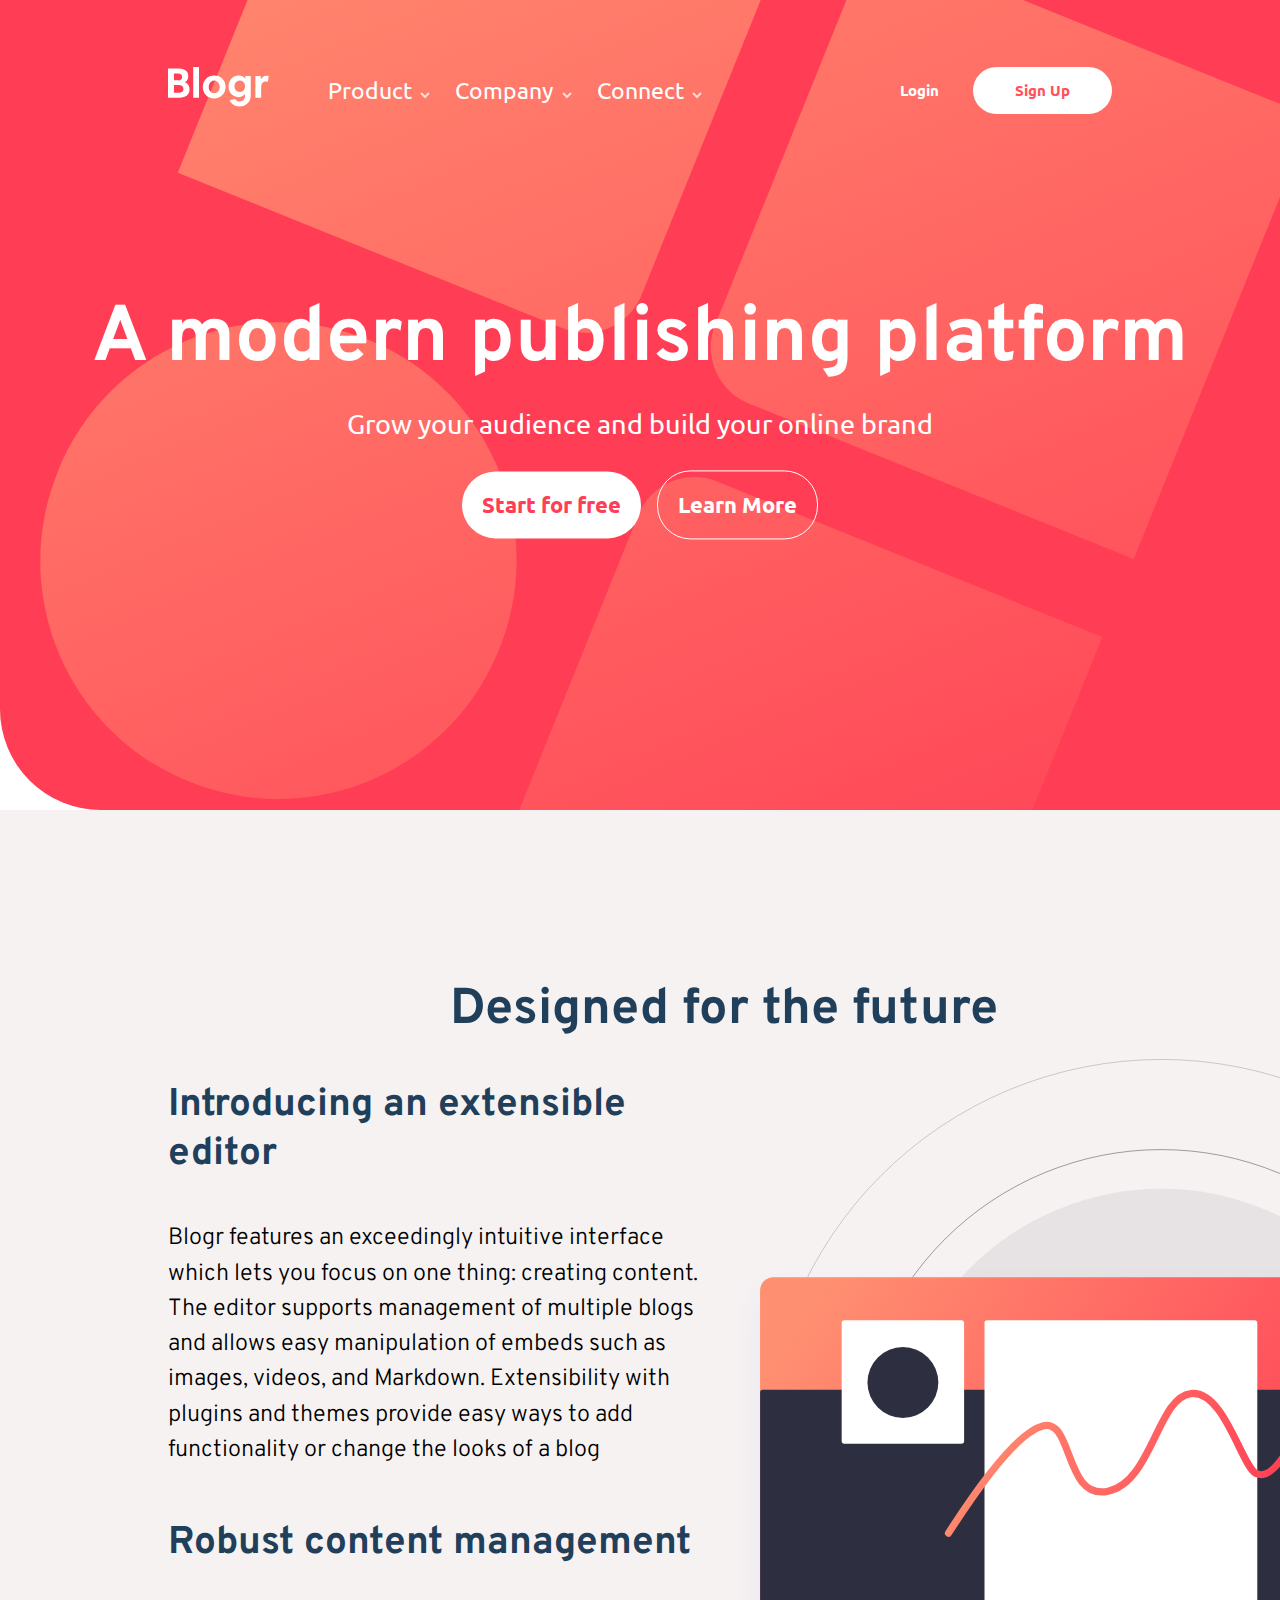
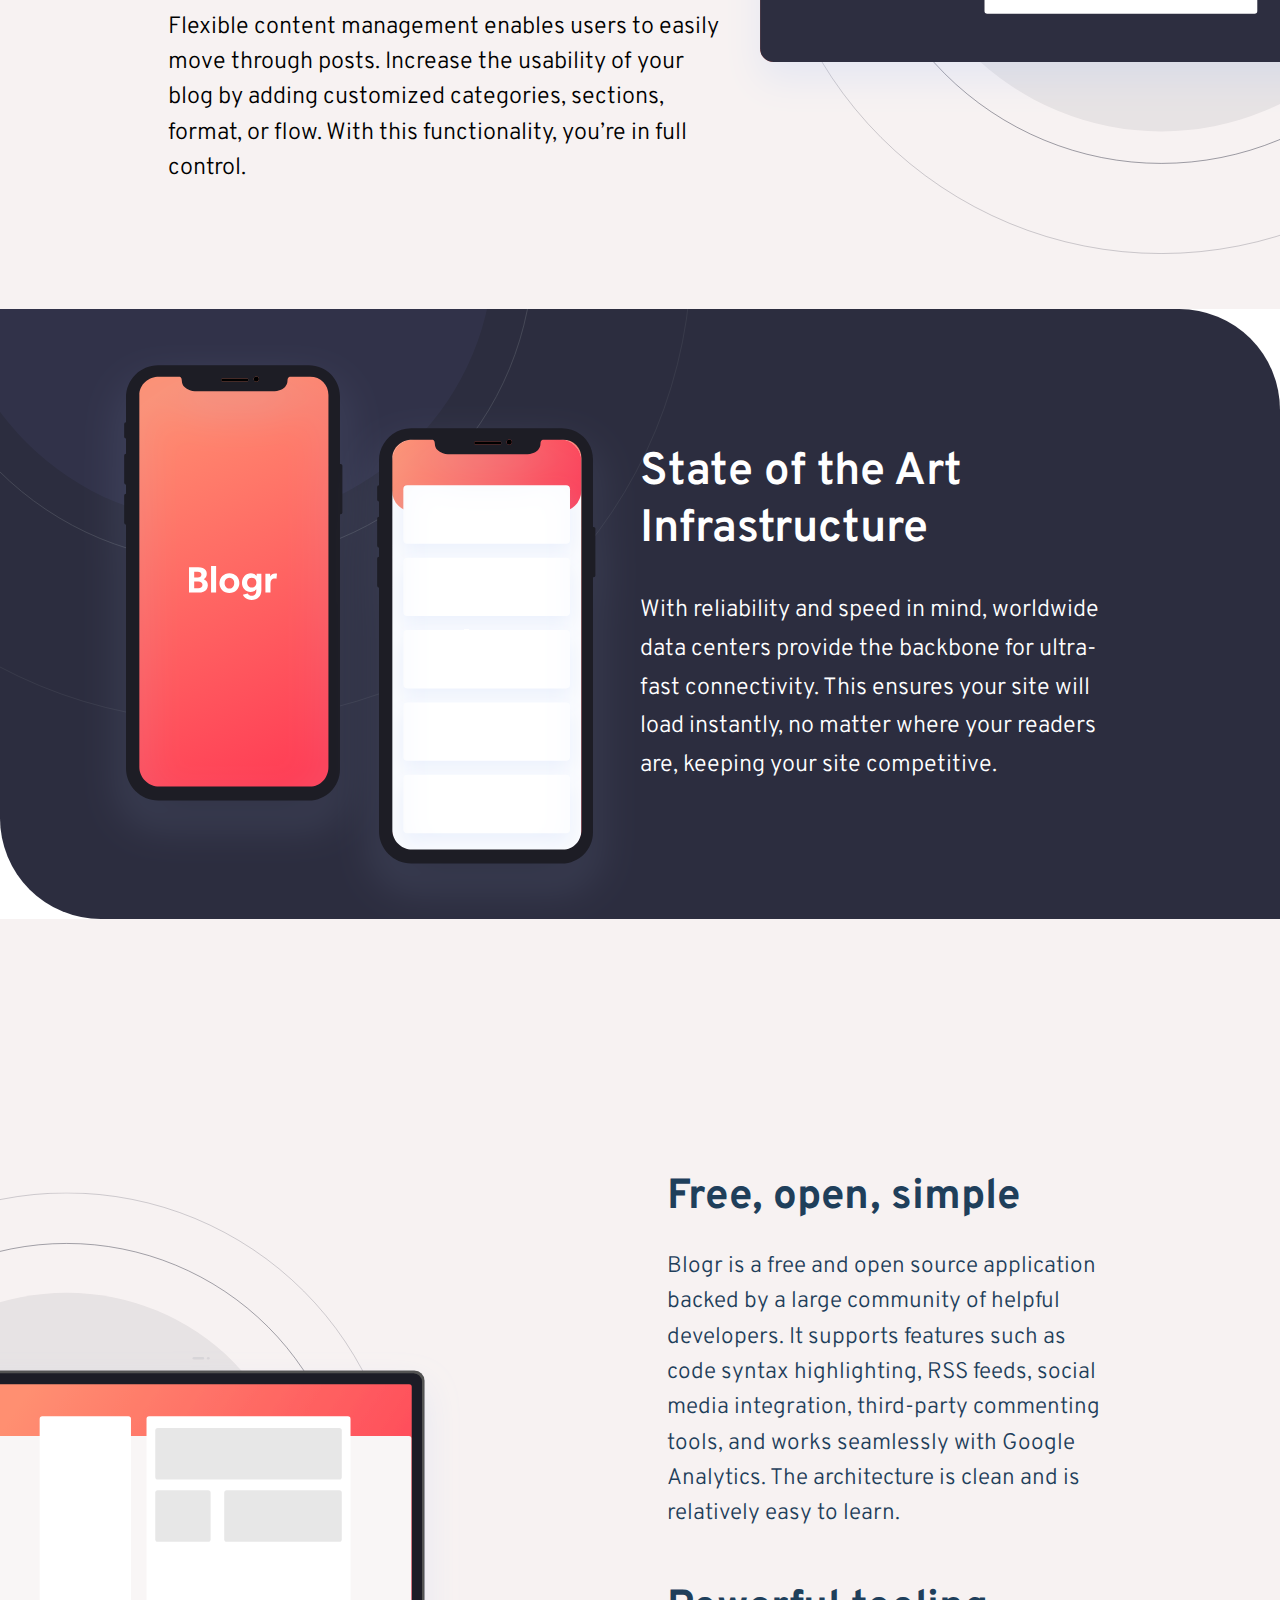
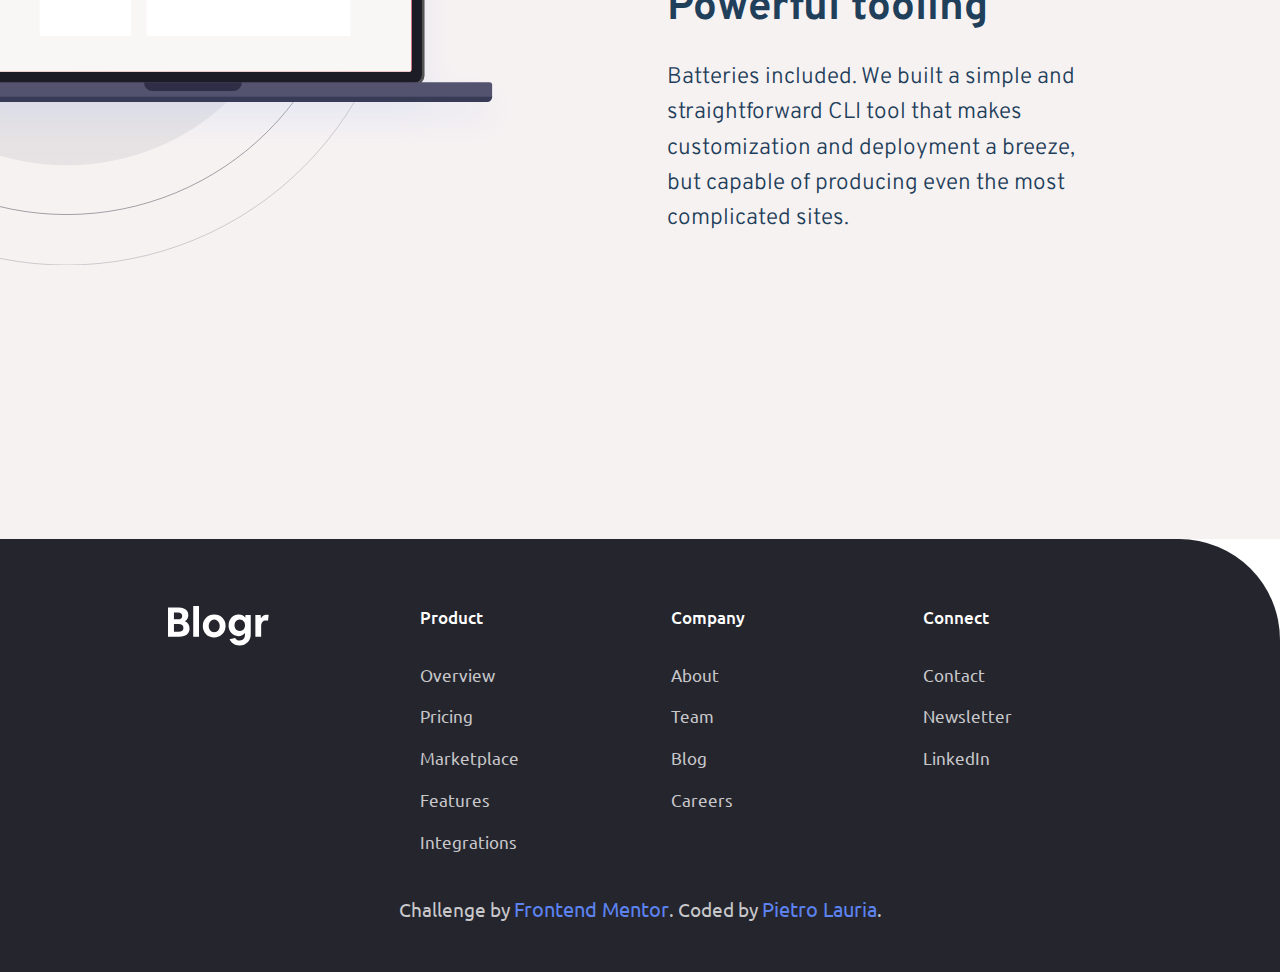
<file: blogr-landing-page-main/index.html>
<!DOCTYPE html>
<html lang="en">
  <head>
    <meta charset="UTF-8" />
    <meta name="viewport" content="width=device-width, initial-scale=1.0" />
    <!-- displays site properly based on user's device -->

    <link
      rel="icon"
      type="image/png"
      sizes="32x32"
      href="./images/favicon-32x32.png"
    />
    <link rel="preconnect" href="https://fonts.gstatic.com" />
    <link
      href="https://fonts.googleapis.com/css2?family=Overpass:ital,wght@0,300;0,600;1,300;1,600&family=Ubuntu:wght@400;500;700&display=swap"
      rel="stylesheet"
    />
    <link rel="stylesheet" href="style.css" />

    <title>Frontend Mentor | Blogr landing page</title>
  </head>
  <body>
    <!--  Header  -->
    <header class="header">
      <div class="nav-bar">
        <a href="#"><img src="images/logo.svg" alt="Blogr logo" /></a>
        <ul class="nav-bar-tot">
          <li>
            <a href="#">Product</a
            ><img src="images/icon-arrow-light.svg" alt="dropdown arrow" />
            <div class="menu">
              <ul>
                <li><a href="#">Overview</a></li>
                <li><a href="#">Pricing</a></li>
                <li><a href="#">Marketplace</a></li>
                <li><a href="#">Features</a></li>
                <li><a href="#">Integrations</a></li>
              </ul>
            </div>
          </li>
          <li>
            <a href="#">Company</a
            ><img src="images/icon-arrow-light.svg" alt="dropdown arrow" />
            <div class="menu">
              <ul>
                <li><a href="#">About</a></li>
                <li><a href="#">Team</a></li>
                <li><a href="#">Blog</a></li>
                <li><a href="#">Careers</a></li>
              </ul>
            </div>
          </li>

          <li>
            <a href="#">Connect</a
            ><img src="images/icon-arrow-light.svg" alt="dropdown arrow" />
            <div class="menu">
              <ul>
                <li><a href="#">Contact</a></li>
                <li><a href="#">Newsletter</a></li>
                <li><a href="#">LinkedIn</a></li>
              </ul>
            </div>
          </li>
        </ul>
        <ul class="reg">
          <li><a href="#" class="login">Login</a></li>
          <li><a href="#" class="signup">Sign Up</a></li>
        </ul>
        <img src="images/icon-hamburger.svg" alt="hamburger" id="menu-mob" />
      </div>
      <div class="header-main">
        <h1>A modern publishing platform</h1>
        <p>Grow your audience and build your online brand</p>
        <ul class="header-main-links">
          <li><a href="#" class="start">Start for free</a></li>
          <li><a href="#" class="learn">Learn More</a></li>
        </ul>
      </div>
    </header>

    <!-- SITE DESCRIPTION -->

    <section class="description">
      <h2>Designed for the future</h2>
      <div class="description-content">
        <div class="description-content-leftcolumn">
          <h3>Introducing an extensible editor</h3>
          <p>
            Blogr features an exceedingly intuitive interface which lets you
            focus on one thing: creating content. The editor supports management
            of multiple blogs and allows easy manipulation of embeds such as
            images, videos, and Markdown. Extensibility with plugins and themes
            provide easy ways to add functionality or change the looks of a blog
          </p>
          <h3>Robust content management</h3>
          <p>
            Flexible content management enables users to easily move through
            posts. Increase the usability of your blog by adding customized
            categories, sections, format, or flow. With this functionality,
            you’re in full control.
          </p>
        </div>
        <div class="description-content-rightcolumn">
          <img
            src="images/illustration-editor-desktop.svg"
            alt="editor illustration"
            class="desktop-editor"
          />
          <img
            src="images/illustration-editor-mobile.svg"
            alt="editor illustration"
            class="mobile-editor"
          />
        </div>
      </div>
    </section>

    <!-- Services -->
    <section class="services">
      <div class="services-leftcolumn">
        <img
          src="images/illustration-phones.svg"
          alt="phone illustration"
          class="phone"
        />
        <img
          src="images/bg-pattern-circles.svg"
          alt="circle pattern"
          class="circle-pattern"
        />
      </div>
      <div class="services-rightcolumn">
        <h4>State of the Art Infrastructure</h4>
        <p>
          With reliability and speed in mind, worldwide data centers provide the
          backbone for ultra-fast connectivity. This ensures your site will load
          instantly, no matter where your readers are, keeping your site
          competitive.
        </p>
      </div>
    </section>

    <!-- Features -->
    <section class="features">
      <div class="features-leftcolumn">
        <img
          src="images/illustration-laptop-desktop.svg"
          alt="laptop illustration"
          class="desktop-illustration"
        />
        <img
          src="images/illustration-laptop-mobile.svg"
          alt="laptop illustration"
          class="mobile-illustration"
        />
      </div>
      <div class="features-rightcolumn">
        <h5>Free, open, simple</h5>
        <p>
          Blogr is a free and open source application backed by a large
          community of helpful developers. It supports features such as code
          syntax highlighting, RSS feeds, social media integration, third-party
          commenting tools, and works seamlessly with Google Analytics. The
          architecture is clean and is relatively easy to learn.
        </p>
        <h5>Powerful tooling</h5>
        <p>
          Batteries included. We built a simple and straightforward CLI tool
          that makes customization and deployment a breeze, but capable of
          producing even the most complicated sites.
        </p>
      </div>
    </section>

    <!-- footer -->
    <footer>
      <div class="footer-container">
        <a href="#"><img src="images/logo.svg" alt="Blogr logo" /></a>
      </div>
      <div class="footer-container">
        <h5>Product</h5>
        <ul>
          <li><a href="#">Overview</a></li>
          <li><a href="#">Pricing</a></li>
          <li><a href="#">Marketplace</a></li>
          <li><a href="#">Features</a></li>
          <li><a href="#">Integrations</a></li>
        </ul>
      </div>
      <div class="footer-container">
        <h5>Company</h5>
        <ul>
          <li><a href="#">About</a></li>
          <li><a href="#">Team</a></li>
          <li><a href="#">Blog</a></li>
          <li><a href="#">Careers</a></li>
        </ul>
      </div>
      <div class="footer-container">
        <h5>Connect</h5>
        <ul>
          <li><a href="#">Contact</a></li>
          <li><a href="#">Newsletter</a></li>
          <li><a href="#">LinkedIn</a></li>
        </ul>
      </div>
      <div class="attribution">
        Challenge by
        <a href="https://www.frontendmentor.io?ref=challenge" target="_blank"
          >Frontend Mentor</a
        >. Coded by <a href="#">Pietro Lauria</a>.
      </div>
    </footer>
    <script src="script.js"></script>
  </body>
</html>
</file>
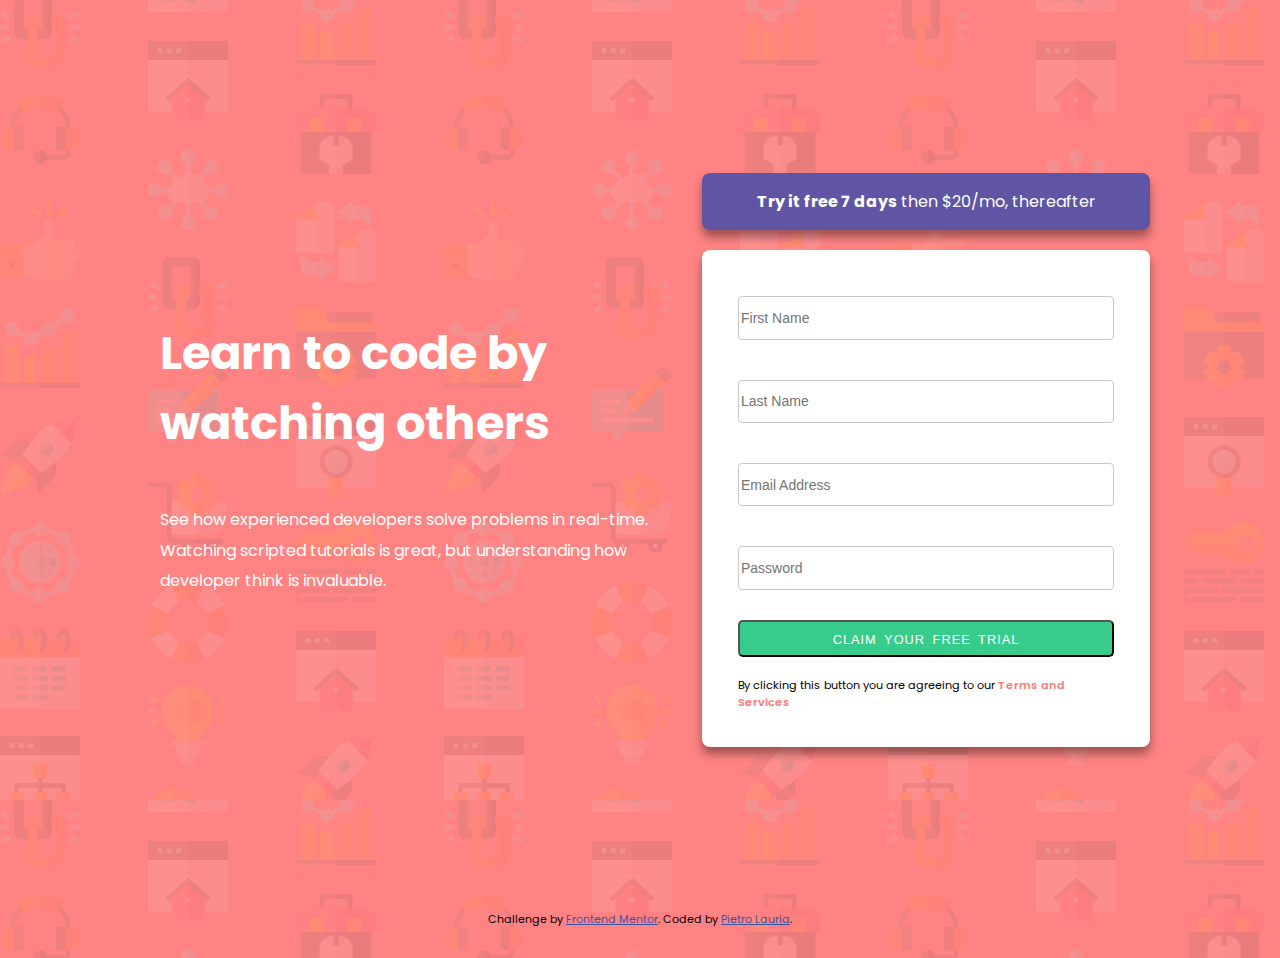
<file: form-w-valitation/index.html>
<!DOCTYPE html>
<html lang="en">
  <head>
    <meta charset="UTF-8" />
    <meta name="viewport" content="width=device-width, initial-scale=1.0" />
    <!-- displays site properly based on user's device -->

    <link
      rel="icon"
      type="image/png"
      sizes="32x32"
      href="intro-component-with-signup-form-master/images/favicon-32x32.png"
    />
    <link rel="stylesheet" href="./style.css" />
    <title>Frontend Mentor | Intro component with sign up form</title>
    <style>
      .attribution {
        font-size: 11px;
        text-align: center;
      }
      .attribution a {
        color: hsl(228, 45%, 44%);
      }
    </style>
  </head>
  <body>
    <!-- MAIN FORM -->
    <div class="container">
      <div class="left-cont">
        <h1>Learn to code by watching others</h1>
        <p id="intro">
          See how experienced developers solve problems in real-time. Watching
          scripted tutorials is great, but understanding how developer think is
          invaluable.
        </p>
      </div>
      <!-- FORM -->
      <div class="right-cont">
        <div id="trial">
          <p><strong> Try it free 7 days</strong> then $20/mo, thereafter</p>
        </div>
        <form id="form" class="form">
          <div class="form-control">
            <input type="text" id="first" placeholder="First Name" />
            <small>Error message</small>
          </div>
          <div class="form-control">
            <input type="text" id="last" placeholder="Last Name" />
            <small>Error message</small>
          </div>
          <div class="form-control">
            <input type="text" id="email" placeholder="Email Address" />
            <small>Error message</small>
          </div>
          <div class="form-control">
            <input type="password" id="password" placeholder="Password" />
            <small>Error message</small>
          </div>
          <div class="form-control">
            <button>CLAIM YOUR FREE TRIAL</button>
          </div>
          <p id="form-footer">
            By clicking this button you are agreeing to our
            <a href="#">Terms and Services</a>
          </p>
        </form>
      </div>
    </div>
    <!-- FOOTER -->
    <footer>
      <p class="attribution">
        Challenge by
        <a href="https://www.frontendmentor.io?ref=challenge" target="_blank"
          >Frontend Mentor</a
        >. Coded by <a href="#">Pietro Lauria</a>.
      </p>
    </footer>
    <script src="./script.js"></script>
  </body>
</html>
</file>
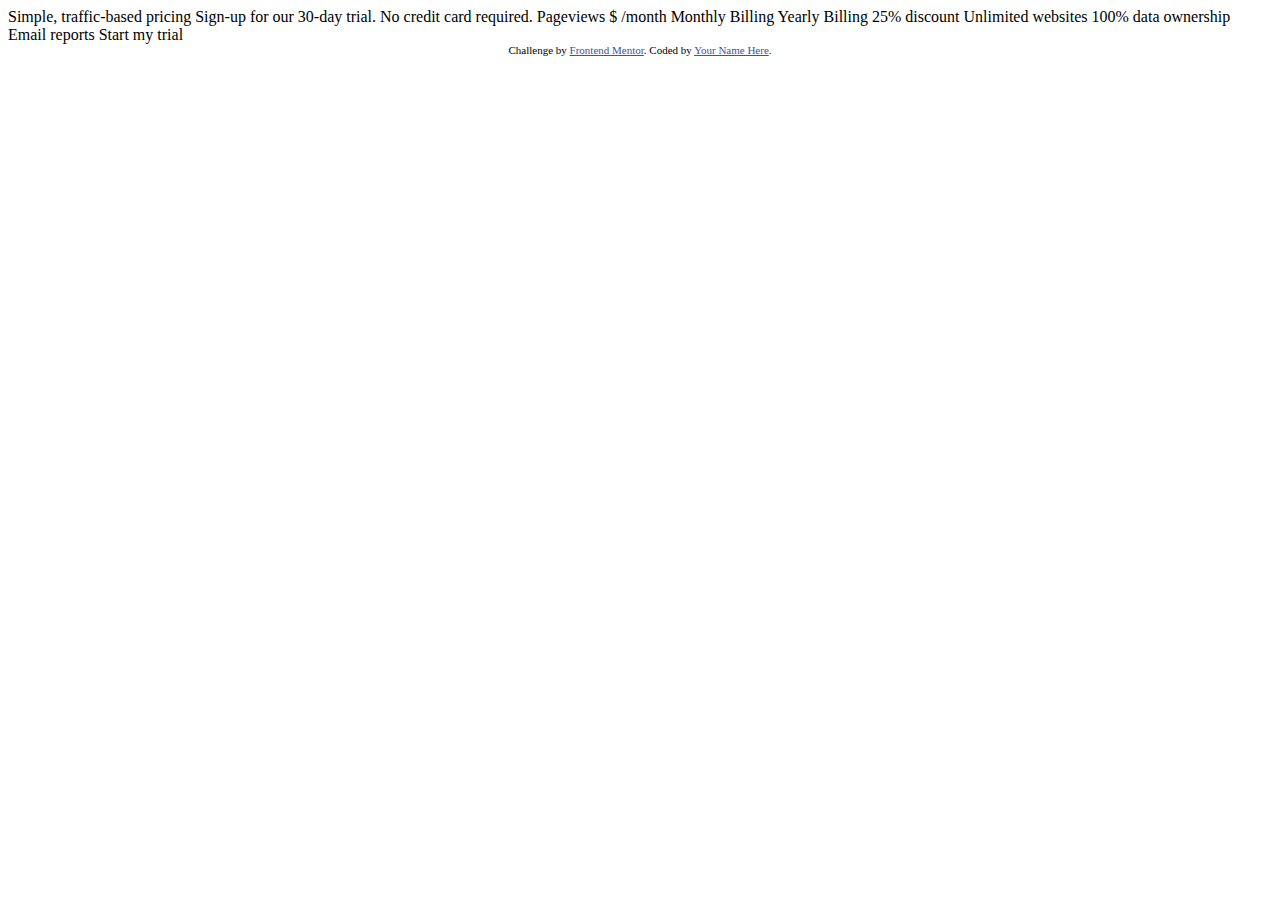
<file: interactive-pricing-component-main/index.html>
<!DOCTYPE html>
<html lang="en">
<head>
  <meta charset="UTF-8">
  <meta name="viewport" content="width=device-width, initial-scale=1.0"> <!-- displays site properly based on user's device -->

  <link rel="icon" type="image/png" sizes="32x32" href="./images/favicon-32x32.png">
  
  <title>Frontend Mentor | Interactive pricing component</title>

  <!-- Feel free to remove these styles or customise in your own stylesheet 👍 -->
  <style>
    .attribution { font-size: 11px; text-align: center; }
    .attribution a { color: hsl(228, 45%, 44%); }
  </style>
</head>
<body>

  Simple, traffic-based pricing
  Sign-up for our 30-day trial. No credit card required. 

  Pageviews
  $ /month

  Monthly Billing
  Yearly Billing 25% discount

  Unlimited websites
  100% data ownership
  Email reports

  Start my trial
  
  <div class="attribution">
    Challenge by <a href="https://www.frontendmentor.io?ref=challenge" target="_blank">Frontend Mentor</a>. 
    Coded by <a href="#">Your Name Here</a>.
  </div>
</body>
</html>
</file>
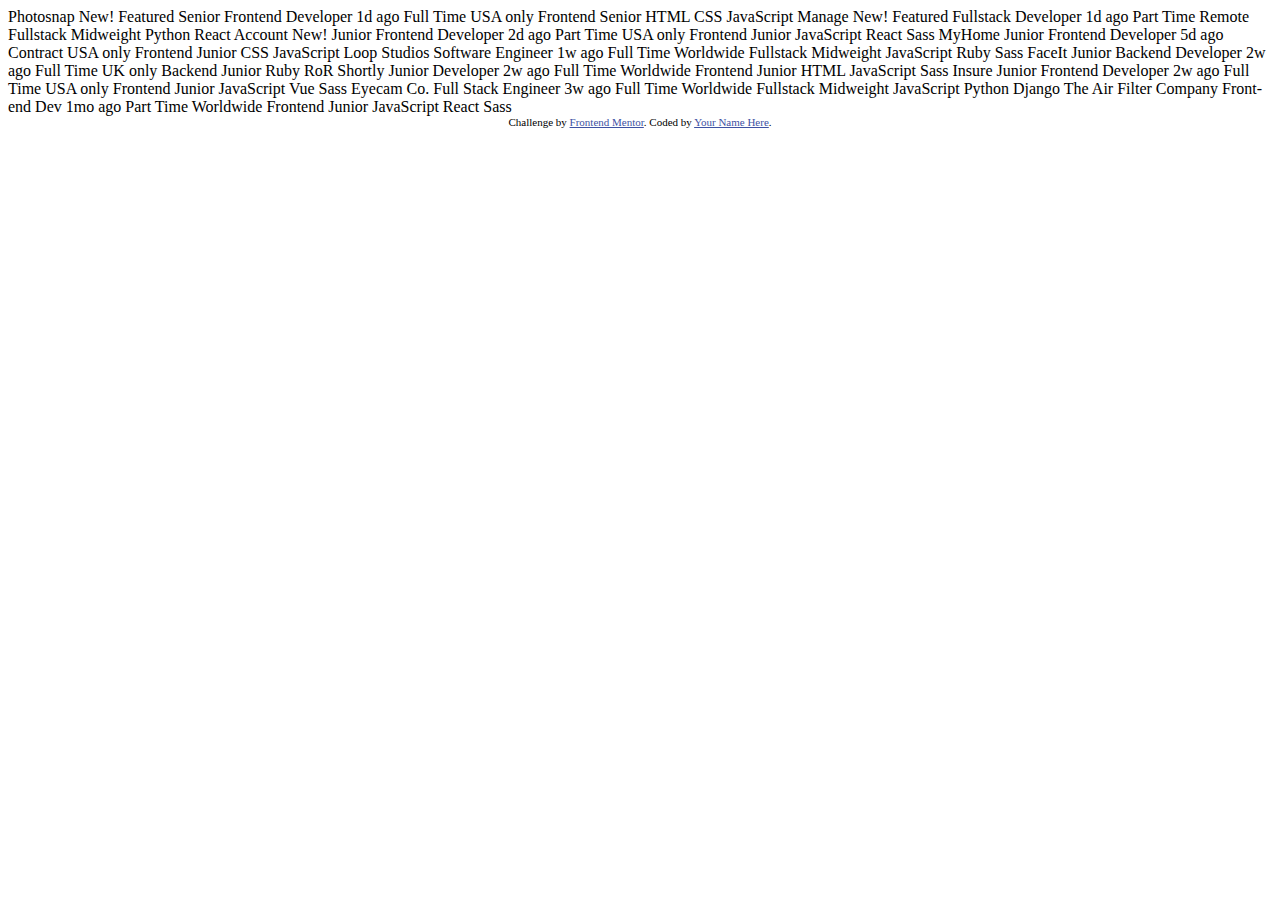
<file: job-llistings-with-filtering/index.html>
<!DOCTYPE html>
<html lang="en">
<head>
  <meta charset="UTF-8">
  <meta name="viewport" content="width=device-width, initial-scale=1.0"> <!-- displays site properly based on user's device -->

  <link rel="icon" type="image/png" sizes="32x32" href="./images/favicon-32x32.png">
  
  <title>Frontend Mentor | Job Listings</title>

  <!-- Feel free to remove these styles or customise in your own stylesheet 👍 -->
  <style>
    .attribution { font-size: 11px; text-align: center; }
    .attribution a { color: hsl(228, 45%, 44%); }
  </style>
</head>
<body>
  <!-- Item Start -->
  Photosnap
  New!
  Featured
  Senior Frontend Developer
  1d ago
  Full Time
  USA only
  <!-- Role -->
  Frontend
  <!-- Level -->
  Senior
  <!-- Languages -->
  HTML
  CSS
  JavaScript
  <!-- Item End -->

  <!-- Item Start -->
  Manage
  New!
  Featured
  Fullstack Developer
  1d ago
  Part Time
  Remote
  <!-- Role -->
  Fullstack
  <!-- Level -->
  Midweight
  <!-- Languages -->
  Python
  <!-- Tools -->
  React
  <!-- Item End -->

  <!-- Item Start -->
  Account
  New!
  Junior Frontend Developer
  2d ago
  Part Time
  USA only
  <!-- Role -->
  Frontend
  <!-- Level -->
  Junior
  <!-- Languages -->
  JavaScript
  <!-- Tools -->
  React
  Sass
  <!-- Item End -->

  <!-- Item Start -->
  MyHome
  Junior Frontend Developer
  5d ago
  Contract
  USA only
  <!-- Role -->
  Frontend
  <!-- Level -->
  Junior
  <!-- Languages -->
  CSS
  JavaScript
  <!-- Item End -->

  <!-- Item Start -->
  Loop Studios
  Software Engineer
  1w ago
  Full Time
  Worldwide
  <!-- Role -->
  Fullstack
  <!-- Level -->
  Midweight
  <!-- Languages -->
  JavaScript
  Ruby
  <!-- Tools -->
  Sass
  <!-- Item End -->

  <!-- Item Start -->
  FaceIt
  Junior Backend Developer
  2w ago
  Full Time
  UK only
  <!-- Role -->
  Backend
  <!-- Level -->
  Junior
  <!-- Languages -->
  Ruby
  <!-- Tools -->
  RoR
  <!-- Item End -->

  <!-- Item Start -->
  Shortly
  Junior Developer
  2w ago
  Full Time
  Worldwide
  <!-- Role -->
  Frontend
  <!-- Level -->
  Junior
  <!-- Languages -->
  HTML
  JavaScript
  <!-- Tools -->
  Sass
  <!-- Item End -->

  <!-- Item Start -->
  Insure
  Junior Frontend Developer
  2w ago
  Full Time
  USA only
  <!-- Role -->
  Frontend
  <!-- Level -->
  Junior
  <!-- Languages -->
  JavaScript
  <!-- Tools -->
  Vue
  Sass
  <!-- Item End -->

  <!-- Item Start -->
  Eyecam Co.
  Full Stack Engineer
  3w ago
  Full Time
  Worldwide
  <!-- Role -->
  Fullstack
  <!-- Level -->
  Midweight
  <!-- Languages -->
  JavaScript
  Python
  <!-- Tools -->
  Django
  <!-- Item End -->

  <!-- Item Start -->
  The Air Filter Company
  Front-end Dev
  1mo ago
  Part Time
  Worldwide
  <!-- Role -->
  Frontend
  <!-- Level -->
  Junior
  <!-- Languages -->
  JavaScript
  <!-- Tools -->
  React
  Sass
  <!-- Item End -->
  
  <div class="attribution">
    Challenge by <a href="https://www.frontendmentor.io?ref=challenge" target="_blank">Frontend Mentor</a>. 
    Coded by <a href="#">Your Name Here</a>.
  </div>
</body>
</html>
</file>
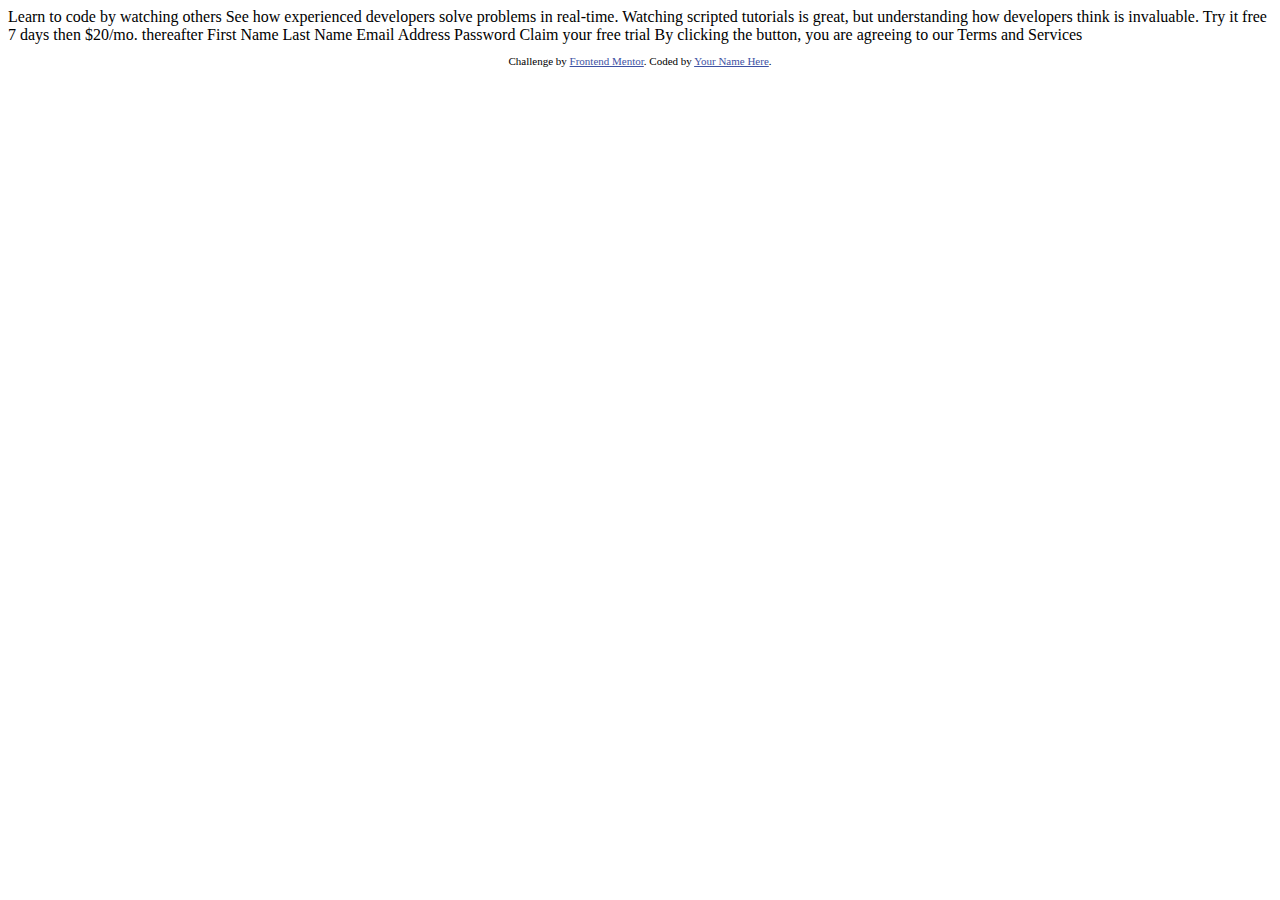
<file: form-w-valitation/intro-component-with-signup-form-master/index.html>
<!DOCTYPE html>
<html lang="en">
<head>
  <meta charset="UTF-8">
  <meta name="viewport" content="width=device-width, initial-scale=1.0"> <!-- displays site properly based on user's device -->

  <link rel="icon" type="image/png" sizes="32x32" href="./images/favicon-32x32.png">
  
  <title>Frontend Mentor | Intro component with sign up form</title>

  <!-- Feel free to remove these styles or customise in your own stylesheet 👍 -->
  <style>
    .attribution { font-size: 11px; text-align: center; }
    .attribution a { color: hsl(228, 45%, 44%); }
  </style>
</head>
<body>

  Learn to code by watching others

  See how experienced developers solve problems in real-time. Watching scripted tutorials is great, 
  but understanding how developers think is invaluable. 

  Try it free 7 days then $20/mo. thereafter

  First Name 
  Last Name 
  Email Address
  Password

  Claim your free trial 

  By clicking the button, you are agreeing to our Terms and Services
  
  <footer>
    <p class="attribution">
      Challenge by <a href="https://www.frontendmentor.io?ref=challenge" target="_blank">Frontend Mentor</a>. 
      Coded by <a href="#">Your Name Here</a>.
    </p>
  </footer>
</body>
</html>
</file>
<file: form-w-valitation/style.css>
@import url('https://fonts.googleapis.com/css2?family=Poppins:ital,wght@0,300;0,400;0,500;0,600;0,700;1,300&display=swap');

* {
  box-sizing: border-box;
}

body {
  font-family: 'Poppins', sans-serif;
  font-size: 16px;
  margin: 0;
  background-image: url(intro-component-with-signup-form-master/images/bg-intro-desktop.png);
  background-color: hsla(0, 100%, 74%, 0.933);
  margin: 0;
}

.container {
  display: flex;
  align-items: center;
  justify-content: center;
  min-height: 100vh;
}

.left-cont {
  display: flex;
  flex-direction: column;
  align-items: center;
  justify-content: center;
  width: 40%;
  margin: 0 30px;
}

.right-cont {
  display: flex;
  flex-direction: column;
  align-items: center;
  justify-content: center;
  width: 35%;
}

h1 {
  font-size: 290%;
  color: #fff;
}

#intro {
  line-height: 1.9em;
  color: #fff;
  width: 100%;
}

#trial {
  background-color: hsl(248, 32%, 49%);
  margin: 20px;
  width: 100%;
  border-radius: 8px;
  box-shadow: 0 7px 10px rgba(0, 0, 0, 0.385);
}

#trial p {
  text-align: center;
  color: #fff;
}

.form {
  background-color: #fff;
  box-shadow: 0 7px 10px rgba(0, 0, 0, 0.385);
  margin: 0 20px;
  padding: 26px;
  border-radius: 8px;
  width: 100%;
}

.form-control {
  padding: 10px;
  position: relative;
}

.form-control input {
  width: 100%;
  border: 1px solid #c9c9c9;
  border-radius: 4px;
  display: block; /* so they are in their own line*/
  height: 3.1em;
  /* padding: 10px; */
  font-size: 14px;
  outline-style: none;
  margin: 10px 0;
}

input:focus {
  outline: 0;
  border: 3px solid hsl(246, 25%, 77%);
}

.form-control small {
  position: absolute;
  bottom: -10px;
  right: 12px;
  margin-bottom: 5px;
  font-size: 0.8em;
  visibility: hidden;
}

.form-control.success input {
  border-color: hsl(154, 59%, 51%);
}

/*If the form control div has an error class attached to it, the input will have a border of color red which we put in a very custom property.*/
.form-control.error input {
  border-color: hsla(0, 100%, 74%, 0.933);
  background-image: url(intro-component-with-signup-form-master/images/icon-error.svg);
  background-repeat: no-repeat;
  background-position-x: right;
  background-position-y: center;
}

.form-control.error small {
  visibility: visible;
  color: hsla(0, 100%, 74%, 0.933);
  font-size: 0.8em;
}

button {
  background-color: hsl(154, 59%, 51%);
  color: #fff;
  width: 100%;
  align-items: center;
  height: 2.9em;
  font-size: 0.8em;
  word-spacing: 3px;
  letter-spacing: 1px;
  padding: 10px;
  /* margin: 10px; */
  border-radius: 5px;
  cursor: pointer;
}

button:hover {
  transform: scale(0.99);
  background-color: hsl(154, 59%, 46%);
}

#form-footer {
  font-size: 0.7em;
  margin: 10px 10px;
}

#form-footer a {
  color: hsl(0, 100%, 74%);
  text-decoration: none;
  font-weight: 600;
}

#form-footer a:hover {
  text-decoration: underline;
}

.attribution {
  font-size: 1.1em;
  margin-bottom: 30px;
}

@media only screen and (max-width: 800px) {
  body {
    background-image: url(intro-component-with-signup-form-master/images/bg-intro-mobile.png);
  }

  .container {
    display: flex;
    flex-direction: column;
  }

  .left-cont,
  .right-cont {
    width: 100%;
    margin: 0 50px;
  }

  h1,
  #intro {
    align-items: center;
    padding: 0 30px;
    width: 93%;
  }

  #trial {
    width: 90%;
    height: 110px;
  }
  #trial p {
    margin: 30px 30px;
    text-align: center;
  }

  .form {
    width: 90%;
  }
}
</file>
<file: blogr-landing-page-main/style.css>
/**** GLOBAL RESET ******/

* {
  margin: 0;
  padding: 0;
  box-sizing: border-box;
  font-size: 105%;
}

body,
html {
  overflow-x: hidden;
  background: var(--white-color);
}

/****** COLORS *******/
:root {
  --white-color: hsl(0, 0%, 100%); /* 0, 0%, 100% */
  --grayish-blue-color: hsl(240, 2%, 79%);
  --very-dark-grayish-blue-color: hsl(207, 13%, 34%);
  --very-dark-black-blue-color: hsl(240, 10%, 16%);

  --light-red: hsl(356, 100%, 66%);
  --very-light-red: hsl(355, 100%, 74%);
  --very-dark-blue: hsl(208, 49%, 24%);

  --very-light-red: hsl(13, 100%, 72%);
  --light-red: hsl(353, 100%, 62%);

  --very-dark-gray-blue: hsl(237, 17%, 21%);
  --very-dark-desaturated-blue: hsl(237, 23%, 32%);
}

/****** HEADER ******/
.header {
  width: 100%;
  height: 90vh;
  background: url(images/bg-pattern-intro.svg);
  background-color: var(--light-red);
  background-size: 150%;
  background-position: center;
  background-repeat: no-repeat;
  padding: 4rem 10rem;
  border-bottom-left-radius: 6rem;
  position: relative;
}

.nav-bar {
  display: flex;
  align-items: center;
}

.nav-bar-tot {
  flex: 1;
  margin-left: 3.5rem;
  display: flex;
  align-items: center;
}

.nav-bar-tot li {
  margin-right: 1.5rem;
  list-style: none;
  position: relative;
}

.nav-bar-tot li {
  margin-right: 1.5rem;
  list-style: none;
  position: relative;
}

.nav-bar-tot li a {
  text-decoration: none;
  color: hsl(0, 0%, 100%);
  cursor: pointer;
  transition: 1s;
  font-family: 'Ubuntu', sans-serif;
}
.nav-bar-tot li a:hover {
  text-decoration: underline;
}

.nav-bar-tot li img {
  margin-left: 0.5rem;
  transition: 0.5s;
}

.nav-bar-tot li:hover img {
  transform: rotate(-180deg);
}

.nav-bar-tot li .menu {
  display: none;
  transition: 0.5s;
  z-index: 10;
}
.nav-bar-tot li:hover .menu {
  display: block;
}

.nav-bar-tot li .menu ul {
  position: absolute;
  margin-top: 0.2rem;
  margin-left: -2rem;
  background: hsl(0, 0%, 100%);
  padding: 0.9rem 0.6rem;
  text-align: left;
  border-radius: 5px;
  box-shadow: 0 0 15px 3px rgba(0, 0, 0, 0.4);
}

.nav-bar-tot li .menu ul li {
  display: block;
  margin-bottom: 1rem;
  font-size: 1.1rem;
}

.nav-bar-tot site-nav li .menu ul li:last-child {
  margin-bottom: 0;
}

.nav-bar-tot li .menu ul li a {
  color: hsl(240, 0%, 56%);
  transition: 0.5s;
  cursor: pointer;
  text-decoration: none;
}

.nav-bar-tot li .dropdown-menu ul li a:hover {
  color: hsl(0, 0%, 5%);
}

.reg {
  display: flex;
  align-items: center;
}

.reg li {
  margin-left: 2rem;
  list-style: none;
}

.reg li a {
  text-decoration: none;
  color: hsl(0, 0%, 100%);
  cursor: pointer;
  font-weight: 700;
  font-size: 0.9rem;
  font-family: 'Ubuntu', sans-serif;
}

.reg li .signup {
  padding: 0.8rem 2.5rem;
  background: hsl(0, 0%, 100%);
  color: hsl(356, 100%, 66%);
  border: none;
  border-radius: 2rem;
  transition: 0.5s;
}

.reg li .signup:hover {
  background: hsl(355, 100%, 74%);
  color: hsl(0, 0%, 100%);
}

#menu-mob {
  display: none;
}

.header-main {
  position: absolute;
  top: 50%;
  left: 50%;
  transform: translate(-50%, -50%);
  text-align: center;
  width: 100%;
}

.header-main h1 {
  font-size: 4.7rem;
  color: hsl(0, 0%, 100%);
  margin-bottom: 1rem;
  font-family: 'Overpass', sans-serif;
}

.header-main p {
  font-size: 1.6rem;
  color: hsl(0, 0%, 100%);
  margin-bottom: 3rem;
  font-family: 'Ubuntu', sans-serif;
  font-weight: 400;
}

.header-main-links {
  display: flex;
  align-items: center;
  justify-content: center;
}

.header-main-links li {
  list-style: none;
  margin: 0 0.5rem;
}

.header-main-links li a {
  text-decoration: none;
  padding: 0.7rem 1.5rem;
  cursor: pointer;
  font-size: 0.9rem;
  font-weight: 700;
  font-family: 'Ubuntu', sans-serif;
}

.header-main-links li .start {
  background: hsl(0, 0%, 100%);
  color: hsl(353, 100%, 62%);
  border-radius: 2rem;
  transition: 0.5s;
  font-size: 1.3rem;
  padding: 20px;
}

.header-main-links li .start:hover {
  background: hsl(355, 100%, 74%);
  color: hsl(0, 0%, 100%);
}

.header-main-links li .learn {
  background: transparent;
  color: hsl(0, 0%, 100%);
  border-radius: 2rem;
  transition: 0.5s;
  border: 1px solid hsl(0, 0%, 100%);
  font-size: 1.3rem;
  padding: 20px;
}

.header-main-links li .learn:hover {
  background: hsl(0, 0%, 100%);
  color: hsl(355, 100%, 74%);
}

.mobilenav {
  display: none;
}

/***** SITE DESCRIPTION *****/
/** Blogr Description starts here **/

.description {
  width: 100%;
  min-height: 100vh;
  position: relative;
  padding: 10rem 0 3rem 10rem;
  background: hsl(0, 26%, 96%);
  z-index: 2;
}

.description h2 {
  font-size: 3rem;
  color: hsl(208, 49%, 24%);
  text-align: center;
  margin-bottom: 1rem;
  font-family: 'Overpass', sans-serif;
  font-weight: 700;
}

.description .description-content {
  width: 100%;
  display: flex;
  align-items: center;
  position: relative;
}

.description .description-content .description-content-leftcolumn {
  flex-basis: 50%;
}

.description .description-content .description-content-leftcolumn h3 {
  font-size: 2.3rem;
  color: hsl(208, 49%, 24%);
  margin-bottom: 2.5rem;
  font-family: 'Overpass', sans-serif;
  font-weight: 700;
}

.description .description-content .description-content-leftcolumn p {
  font-size: 1.4rem;
  margin-bottom: 3rem;
  font-family: 'Overpass', sans-serif;
  font-weight: 300;
  line-height: 2.1rem;
}

.description .description-content .description-content-rightcolumn {
  position: relative;
  flex-basis: 50%;
}

.description
  .description-content
  .description-content-rightcolumn
  .desktop-editor {
  width: 150%;
  position: relative;
}

.description
  .description-content
  .description-content-rightcolumn
  .mobile-editor {
  display: none;
}

/** Services starts here **/

.services {
  width: 100%;
  padding: 8rem 10rem;
  position: relative;
  background: hsl(237, 17%, 21%);
  display: flex;
  align-items: center;
  justify-content: space-between;
  border-top-right-radius: 6rem;
  border-bottom-left-radius: 6rem;
}

.services .services-rightcolumn {
  flex-basis: 50%;
}

.services .services-rightcolumn h4 {
  font-size: 2.7rem;
  color: hsl(0, 0%, 100%);
  margin-bottom: 2rem;
  font-family: 'Overpass', sans-serif;
  font-weight: 600;
}

.services .services-rightcolumn p {
  font-size: 1.4rem;
  color: hsl(0, 0%, 100%);
  font-family: 'Overpass', sans-serif;
  font-weight: 300;
  line-height: 2.3rem;
}

.services .services-leftcolumn {
  flex-basis: 40%;
  position: relative;
  background-image: url(images/illustration-phones.svg);
  background-position: center;
  background-size: cover;
}

.services .services-leftcolumn .phone {
  position: absolute;
  left: -5rem;
  top: -16rem;
  z-index: 3;
}

.services .services-leftcolumn .circle-pattern {
  position: absolute;
  left: -25rem;
  top: -50rem;
  z-index: 1;
  width: 250%;
  z-index: 1;
  opacity: 0.3;
}

/** Features starts here **/

.features {
  width: 100%;
  position: relative;
  padding: 15rem 10rem 15rem 0;
  display: flex;
  align-items: center;
  justify-content: space-between;
  background: hsl(0, 26%, 96%);
  z-index: 2;
}

.features .features-leftcolumn {
  flex-basis: 50%;
  position: relative;
}

.features .features-leftcolumn .desktop-illustration {
  width: 150%;
  position: absolute;
  top: 50%;
  transform: translateY(-50%);
  left: -16rem;
}

.features .features-leftcolumn .mobile-illustration {
  display: none;
}

.features .features-rightcolumn {
  flex-basis: 40%;
  position: relative;
}

.features .features-rightcolumn h5 {
  font-size: 2.5rem;
  color: hsl(208, 49%, 24%);
  margin-bottom: 1.5rem;
  font-family: 'Overpass', sans-serif;
  font-weight: 700;
}

.features .features-rightcolumn p {
  font-size: 1.35rem;
  color: hsl(208, 49%, 24%);
  margin-bottom: 3rem;
  font-family: 'Overpass', sans-serif;
  font-weight: 300;
  line-height: 2.1rem;
}

/* FOOTER */

footer {
  width: 100%;
  padding: 4rem 10rem 6rem;
  background: var(--very-dark-black-blue-color);
  display: flex;
  justify-content: space-between;
  position: relative;
  border-top-right-radius: 6rem;
}

.footer-container {
  flex-basis: 20%;
}

.footer-container h5 {
  font-size: 1rem;
  color: var(--white-color);
  margin-bottom: 2rem;
  font-family: 'Ubuntu', sans-serif;
  font-weight: 500;
}

.footer-container ul li {
  list-style: none;
  margin-bottom: 1rem;
}

.footer-container ul li a {
  text-decoration: none;
  color: var(--grayish-blue-color);
  font-size: 1rem;
  transition: 0.5s;
  cursor: pointer;
  font-family: 'Ubuntu', sans-serif;
  font-weight: 400;
}

.footer-container ul li a:hover {
  text-decoration: underline;
}

.attribution {
  position: absolute;
  bottom: 3rem;
  left: 50%;
  transform: translateX(-50%);
  color: var(--grayish-blue-color);
  font-family: 'Ubuntu', sans-serif;
  font-weight: 400;
}

footer .attribution a {
  text-decoration: none;
  color: hsl(224, 83%, 65%);
  font-family: 'Ubuntu', sans-serif;
  font-weight: 400;
}
/** Responsive Design starts here **/

@media (max-width: 991px) {
  .header {
    background: url(images/bg-pattern-intro.svg);
    background-position: center;
    background-size: 400%;
    padding: 4rem 1.5rem;
    background-color: hsl(353, 100%, 62%);
  }

  .header .navigation {
    justify-content: space-between;
  }

  .header .navigation .site-nav {
    display: none;
  }

  .header .navigation .register {
    display: none;
  }

  .header .header-content .header-content-links li .start {
    padding: 1rem;
    font-size: 0.8rem;
    display: block;
  }

  .header .header-content .header-content-links li .learn {
    padding: 1rem;
    font-size: 0.8rem;
    display: block;
  }

  .header .navigation #mobilemenu {
    display: block;
  }

  .header .header-content {
    padding: 0 1.5rem;
  }

  .header .header-content h1 {
    font-size: 2.3rem;
  }

  .header .header-content p {
    margin-bottom: 4rem;
  }

  .header .header-content .header-content-links li a {
    padding: 1.2rem 1.5rem;
    font-size: 1rem;
  }

  .description {
    padding: 4rem 2rem 8rem;
  }

  .description h2 {
    font-size: 1.8rem;
    margin-bottom: 2rem;
  }

  .description .description-content {
    flex-wrap: wrap;
  }

  .description .description-content .description-content-rightcolumn {
    position: relative;
    flex-basis: 100%;
    order: 1;
    display: flex;
    align-items: center;
    justify-content: center;
  }

  .description
    .description-content
    .description-content-rightcolumn
    .desktop-editor {
    display: none;
  }

  .description
    .description-content
    .description-content-rightcolumn
    .mobile-editor {
    display: block;
    width: 110%;
    margin-bottom: 1.5rem;
  }

  .description .description-content .description-content-leftcolumn {
    flex-basis: 100%;
    order: 2;
    text-align: center;
    margin-bottom: 3rem;
  }

  .description .description-content .description-content-leftcolumn h3 {
    margin-bottom: 1rem;
  }

  .description .description-content .description-content-leftcolumn p {
    font-size: 1.1rem;
    margin-bottom: 3rem;
  }

  .services {
    padding: 8rem 2rem;
    flex-wrap: wrap;
    justify-content: space-between;
  }

  .services .services-rightcolumn {
    flex-basis: 100%;
    text-align: center;
    margin-top: 6rem;
  }

  .services .services-leftcolumn .phone {
    position: absolute;
    left: 125%;
    transform: translateX(-50%);
    top: -19rem;
    z-index: 3;
    width: 375px;
  }

  .features {
    padding: 4rem 2rem;
    flex-wrap: wrap;
  }

  .features .features-leftcolumn {
    flex-basis: 100%;
    display: flex;
    align-items: center;
    justify-content: center;
  }

  .features .features-leftcolumn .desktop-illustration {
    display: none;
  }

  .features .features-leftcolumn .mobile-illustration {
    display: block;
    width: 130%;
    margin-bottom: 1.5rem;
  }

  .features .features-rightcolumn {
    flex-basis: 100%;
    text-align: center;
  }

  .features .features-rightcolumn h5 {
    font-size: 1.7rem;
  }

  footer {
    padding: 4rem 0 6rem;
    flex-wrap: wrap;
  }

  footer .footer-box {
    flex-basis: 100%;
    text-align: center;
    margin-bottom: 3rem;
  }

  footer .attribution {
    font-size: 0.9rem;
  }

  footer .attribution a {
    font-size: 0.9rem;
  }

  #mobilenav {
    display: block;
    position: absolute;
    top: 8.5rem;
    left: 50%;
    transform: translateX(-50%);
    width: 85%;
    padding: 2rem 1.5rem;
    background: hsl(0, 0%, 100%);
    box-shadow: 0 0 30px 3px rgba(0, 0, 0, 0.3);
    text-align: center;
    border: none;
    border-radius: 0.5rem;
    z-index: 10;
    transition: 0.5s;
  }

  .mobilenav ul li {
    list-style: none;
    margin-bottom: 2rem;
    display: flex;
    align-items: center;
    justify-content: center;
  }

  .mobilenav ul li a {
    text-decoration: none;
    color: hsl(240, 10%, 16%);
    font-size: 1.2rem;
    font-weight: 300;
    font-family: 'Ubuntu', sans-serif;
    font-weight: 400;
  }

  .mobilenav ul li img {
    margin-left: 0.5rem;
    transition: 0.5s;
  }

  .mobilenav ul li:nth-child(3) {
    position: relative;
  }

  .mobilenav ul li:hover img {
    transform: rotate(-180deg);
  }

  .mobilenav ul .connect {
    display: flex;
    flex-direction: column;
    align-items: center;
  }

  .mobilenav ul .connect .connect-text {
    display: flex;
    align-items: center;
  }

  .mobilenav ul .connect .dropdown-menu-mobile {
    background: hsl(0, 10%, 92%);
    padding: 1.5rem 0;
    width: 100%;
    border-radius: 0.5rem;
    display: none;
    transition: 2s;
  }

  .mobilenav ul .connect:hover .dropdown-menu-mobile {
    display: block;
  }

  .mobilenav ul .connect .dropdown-menu-mobile li:last-child {
    margin-bottom: 0;
  }

  .mobilenav ul hr {
    display: block;
    border: none;
    border-top: 1px solid hsl(0, 4%, 85%);
    margin: 2rem auto 2rem;
    width: 100%;
  }

  .mobilenav ul .signup {
    margin-bottom: 0;
  }

  .mobilenav ul .signup a {
    padding: 0.8rem 2.5rem;
    background: linear-gradient(90deg, hsl(13, 100%, 72%), hsl(353, 100%, 62%));
    color: hsl(0, 0%, 100%);
    border-radius: 2rem;
    transition: 0.5s;
    font-family: 'Ubuntu', sans-serif;
    font-weight: 400;
  }

  .mobilenav ul .signup a:hover {
    background: linear-gradient(90deg, hsl(353, 100%, 62%), hsl(13, 100%, 72%));
  }
}

@media (max-width: 320px) {
  .header .header-content h1 {
    font-size: 1.9rem;
  }

  .header .header-content .header-content-links li .start {
    padding: 1rem;
    font-size: 0.8rem;
  }

  .header .header-content .header-content-links li .learn {
    padding: 1rem;
    font-size: 0.8rem;
  }

  .description h2 {
    font-size: 1.5rem;
  }

  .description .description-content .description-content-leftcolumn h3 {
    font-size: 1.5rem;
  }

  .services .services-leftcolumn .phone {
    width: 320px;
  }

  .services .services-rightcolumn {
    margin-top: 2rem;
  }

  .services .services-rightcolumn h4 {
    font-size: 2.1rem;
  }

  footer .attribution {
    font-size: 0.7rem;
  }

  footer .attribution a {
    font-size: 0.7rem;
  }
}
</file>
